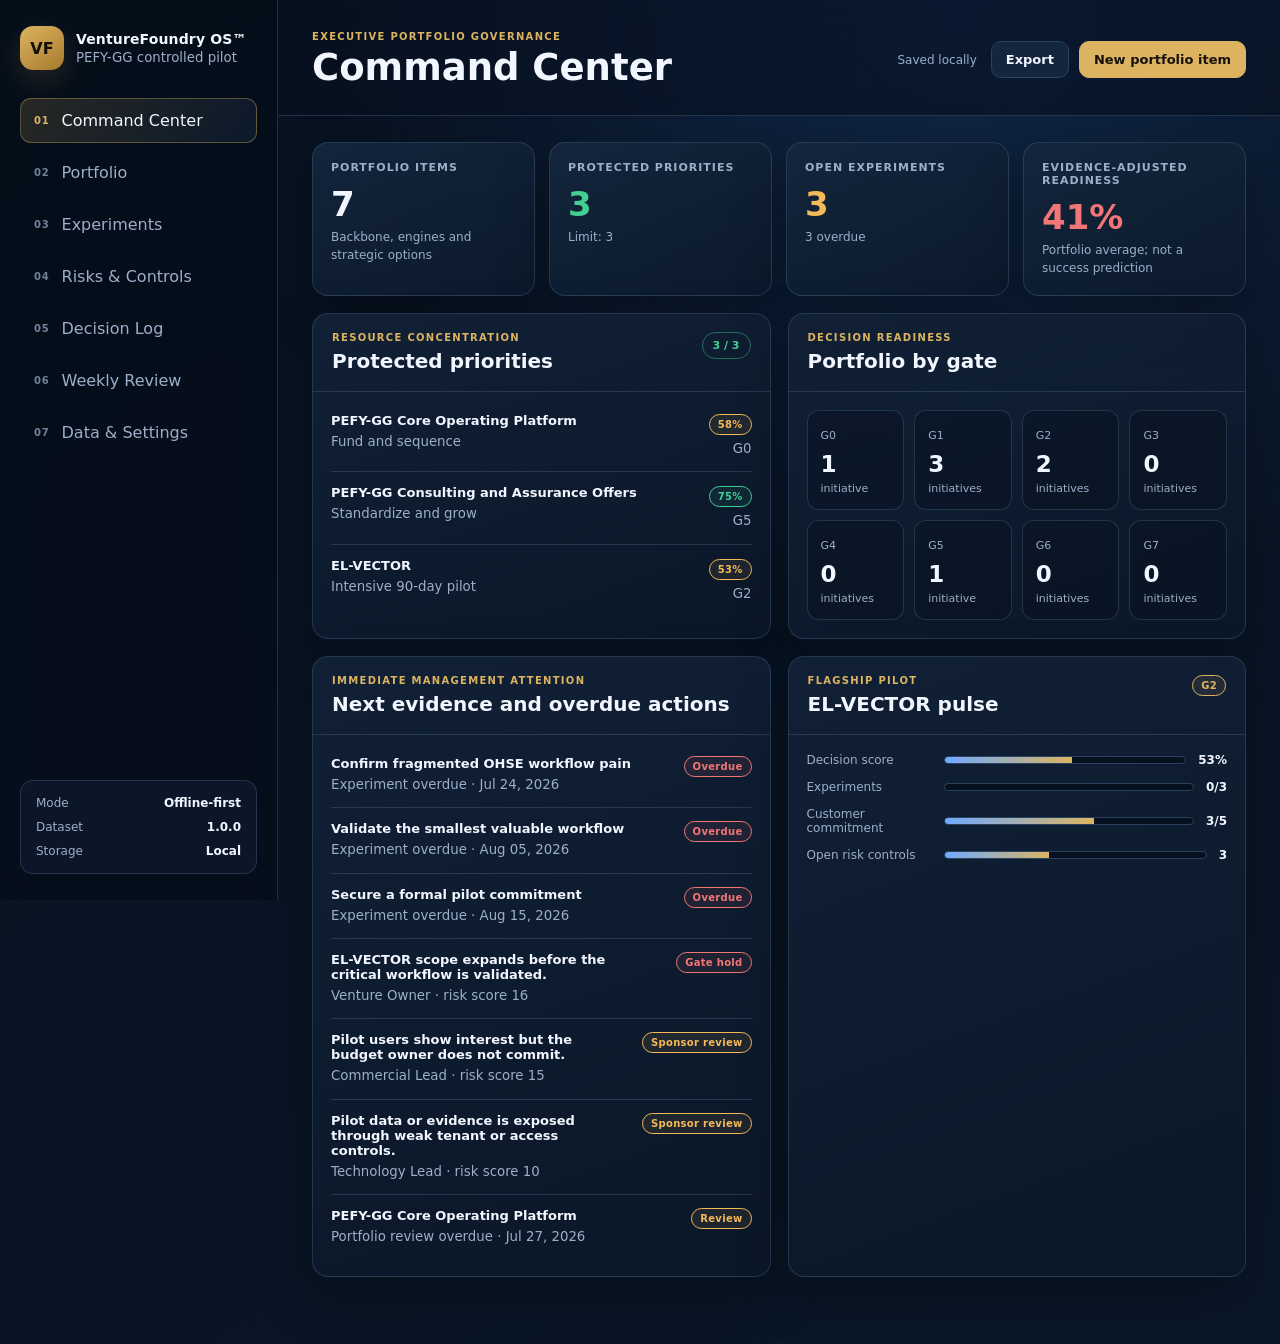
<file: venturefoundry-os/app/index.html>
<!doctype html>
<html lang="en">
<head>
  <meta charset="utf-8">
  <meta name="viewport" content="width=device-width,initial-scale=1">
  <meta name="theme-color" content="#07111f">
  <meta name="description" content="VentureFoundry OS portfolio, evidence, risk and decision management application with a PEFY-GG pilot dataset.">
  <title>VentureFoundry OS · PEFY-GG Pilot</title>
  <link rel="manifest" href="manifest.webmanifest">
  <link rel="stylesheet" href="styles.css">
</head>
<body>
  <a class="skip-link" href="#main">Skip to main content</a>
  <div class="app-shell">
    <aside class="sidebar" aria-label="Primary navigation">
      <div class="brand">
        <span class="brand-mark" aria-hidden="true">VF</span>
        <div>
          <strong>VentureFoundry OS™</strong>
          <small>PEFY-GG controlled pilot</small>
        </div>
      </div>

      <nav class="nav-list">
        <button class="nav-item is-active" data-view="command" type="button"><span>01</span>Command Center</button>
        <button class="nav-item" data-view="portfolio" type="button"><span>02</span>Portfolio</button>
        <button class="nav-item" data-view="experiments" type="button"><span>03</span>Experiments</button>
        <button class="nav-item" data-view="risks" type="button"><span>04</span>Risks & Controls</button>
        <button class="nav-item" data-view="decisions" type="button"><span>05</span>Decision Log</button>
        <button class="nav-item" data-view="review" type="button"><span>06</span>Weekly Review</button>
        <button class="nav-item" data-view="settings" type="button"><span>07</span>Data & Settings</button>
      </nav>

      <div class="sidebar-status">
        <div class="status-row"><span>Mode</span><strong>Offline-first</strong></div>
        <div class="status-row"><span>Dataset</span><strong id="datasetVersion">—</strong></div>
        <div class="status-row"><span>Storage</span><strong id="storageState">Local</strong></div>
      </div>
    </aside>

    <div class="workspace">
      <header class="topbar">
        <div>
          <p class="eyebrow" id="viewEyebrow">Executive portfolio governance</p>
          <h1 id="viewTitle">Command Center</h1>
        </div>
        <div class="topbar-actions">
          <span class="sync-state" id="saveState" role="status">Saved locally</span>
          <button class="button button-secondary" id="exportQuick" type="button">Export</button>
          <button class="button" id="primaryAction" type="button">New portfolio item</button>
        </div>
      </header>

      <main id="main" tabindex="-1">
        <section class="view is-active" id="view-command" data-view-panel="command">
          <div class="metric-grid" id="metricGrid"></div>

          <div class="grid grid-2">
            <article class="panel">
              <div class="panel-heading">
                <div><p class="kicker">Resource concentration</p><h2>Protected priorities</h2></div>
                <span class="limit-indicator" id="priorityLimitIndicator">—</span>
              </div>
              <div id="protectedPriorities" class="stack-list"></div>
            </article>

            <article class="panel">
              <div class="panel-heading">
                <div><p class="kicker">Decision readiness</p><h2>Portfolio by gate</h2></div>
              </div>
              <div id="gateDistribution" class="gate-distribution"></div>
            </article>
          </div>

          <div class="grid grid-2">
            <article class="panel">
              <div class="panel-heading">
                <div><p class="kicker">Immediate management attention</p><h2>Next evidence and overdue actions</h2></div>
              </div>
              <div id="attentionList" class="stack-list"></div>
            </article>

            <article class="panel">
              <div class="panel-heading">
                <div><p class="kicker">Flagship pilot</p><h2>EL-VECTOR pulse</h2></div>
                <span class="badge badge-gold">G2</span>
              </div>
              <div id="flagshipPulse"></div>
            </article>
          </div>
        </section>

        <section class="view" id="view-portfolio" data-view-panel="portfolio">
          <div class="panel">
            <div class="table-toolbar">
              <div class="field grow"><label for="portfolioSearch">Search</label><input id="portfolioSearch" type="search" placeholder="Name, owner, decision or evidence"></div>
              <div class="field"><label for="portfolioClassFilter">Class</label><select id="portfolioClassFilter"><option value="">All classes</option></select></div>
              <div class="field"><label for="portfolioRiskFilter">Risk</label><select id="portfolioRiskFilter"><option value="">All risks</option><option>Low</option><option>Moderate</option><option>High</option><option>Critical</option></select></div>
              <div class="field"><label for="portfolioGateFilter">Gate</label><select id="portfolioGateFilter"><option value="">All gates</option></select></div>
            </div>
            <div class="table-scroll">
              <table>
                <thead><tr><th>Initiative</th><th>Class / Gate</th><th>Decision score</th><th>Risk</th><th>Current decision</th><th>Next evidence</th><th>Owner</th><th></th></tr></thead>
                <tbody id="portfolioTableBody"></tbody>
              </table>
            </div>
          </div>
        </section>

        <section class="view" id="view-experiments" data-view-panel="experiments">
          <div class="section-intro">
            <div><p class="kicker">Evidence engine</p><h2>Every experiment must change a decision</h2></div>
            <div class="segmented" role="group" aria-label="Experiment status filter">
              <button class="is-active" type="button" data-experiment-filter="all">All</button>
              <button type="button" data-experiment-filter="planned">Planned</button>
              <button type="button" data-experiment-filter="running">Running</button>
              <button type="button" data-experiment-filter="completed">Completed</button>
            </div>
          </div>
          <div id="experimentBoard" class="card-grid"></div>
        </section>

        <section class="view" id="view-risks" data-view-panel="risks">
          <div class="panel">
            <div class="panel-heading">
              <div><p class="kicker">Residual exposure</p><h2>Risk and control register</h2></div>
              <p class="helper">Score = likelihood × impact. Scores 16–20 require gate hold; 21–25 require immediate stop and escalation.</p>
            </div>
            <div class="table-scroll">
              <table>
                <thead><tr><th>Risk</th><th>Category</th><th>Score</th><th>Control</th><th>Owner</th><th>Status</th><th></th></tr></thead>
                <tbody id="riskTableBody"></tbody>
              </table>
            </div>
          </div>
        </section>

        <section class="view" id="view-decisions" data-view-panel="decisions">
          <div class="timeline" id="decisionTimeline"></div>
        </section>

        <section class="view" id="view-review" data-view-panel="review">
          <div class="grid grid-review">
            <article class="panel">
              <div class="panel-heading"><div><p class="kicker">Automated preparation</p><h2>Weekly management brief</h2></div><button class="button button-secondary" id="copyBrief" type="button">Copy brief</button></div>
              <div id="weeklyBrief" class="brief"></div>
            </article>
            <article class="panel">
              <div class="panel-heading"><div><p class="kicker">Commitment discipline</p><h2>Review checklist</h2></div></div>
              <form id="reviewChecklist" class="checklist">
                <label><input type="checkbox" data-review-check="evidence"> Evidence and metrics updated</label>
                <label><input type="checkbox" data-review-check="commitments"> Previous commitments reviewed</label>
                <label><input type="checkbox" data-review-check="assumption"> Highest-risk assumption identified</label>
                <label><input type="checkbox" data-review-check="priorities"> Maximum three next priorities approved</label>
                <label><input type="checkbox" data-review-check="finance"> Spend, commitments and runway reviewed</label>
                <label><input type="checkbox" data-review-check="risk"> Risks, incidents and blockers escalated</label>
                <label><input type="checkbox" data-review-check="decisions"> Continue, change, stop or scale decisions recorded</label>
              </form>
              <div class="completion"><span id="reviewCompletion">0%</span><div class="progress"><span id="reviewProgress"></span></div></div>
            </article>
          </div>
        </section>

        <section class="view" id="view-settings" data-view-panel="settings">
          <div class="grid grid-2">
            <article class="panel">
              <div class="panel-heading"><div><p class="kicker">Controlled portability</p><h2>Import and export</h2></div></div>
              <p class="helper">The application stores changes in this browser. Export JSON for backup, review or movement to another controlled environment.</p>
              <div class="action-stack">
                <button class="button" id="exportJson" type="button">Export complete JSON</button>
                <button class="button button-secondary" id="exportPortfolioCsv" type="button">Export portfolio CSV</button>
                <label class="button button-secondary file-button">Import JSON<input id="importJson" type="file" accept="application/json,.json"></label>
                <button class="button button-danger" id="resetData" type="button">Reset to PEFY-GG pilot data</button>
              </div>
            </article>
            <article class="panel">
              <div class="panel-heading"><div><p class="kicker">Environment</p><h2>Data governance status</h2></div></div>
              <dl class="definition-list" id="governanceStatus"></dl>
              <div class="notice notice-warning"><strong>Public-safe demonstration only.</strong> Do not enter client-confidential, personal, privileged, security-sensitive or unpublished financial information into a public deployment.</div>
            </article>
          </div>
        </section>
      </main>
    </div>
  </div>

  <dialog id="entityDialog">
    <form method="dialog" id="entityForm">
      <div class="dialog-heading"><div><p class="kicker" id="dialogKicker">Record</p><h2 id="dialogTitle">Add record</h2></div><button class="icon-button" value="cancel" aria-label="Close" type="submit">×</button></div>
      <div id="dialogFields" class="dialog-fields"></div>
      <div class="dialog-actions"><button class="button button-secondary" value="cancel" type="submit">Cancel</button><button class="button" id="dialogSave" value="default" type="submit">Save record</button></div>
    </form>
  </dialog>

  <div class="toast" id="toast" role="status" aria-live="polite"></div>
  <script src="app.js" type="module"></script>
</body>
</html>
</file>
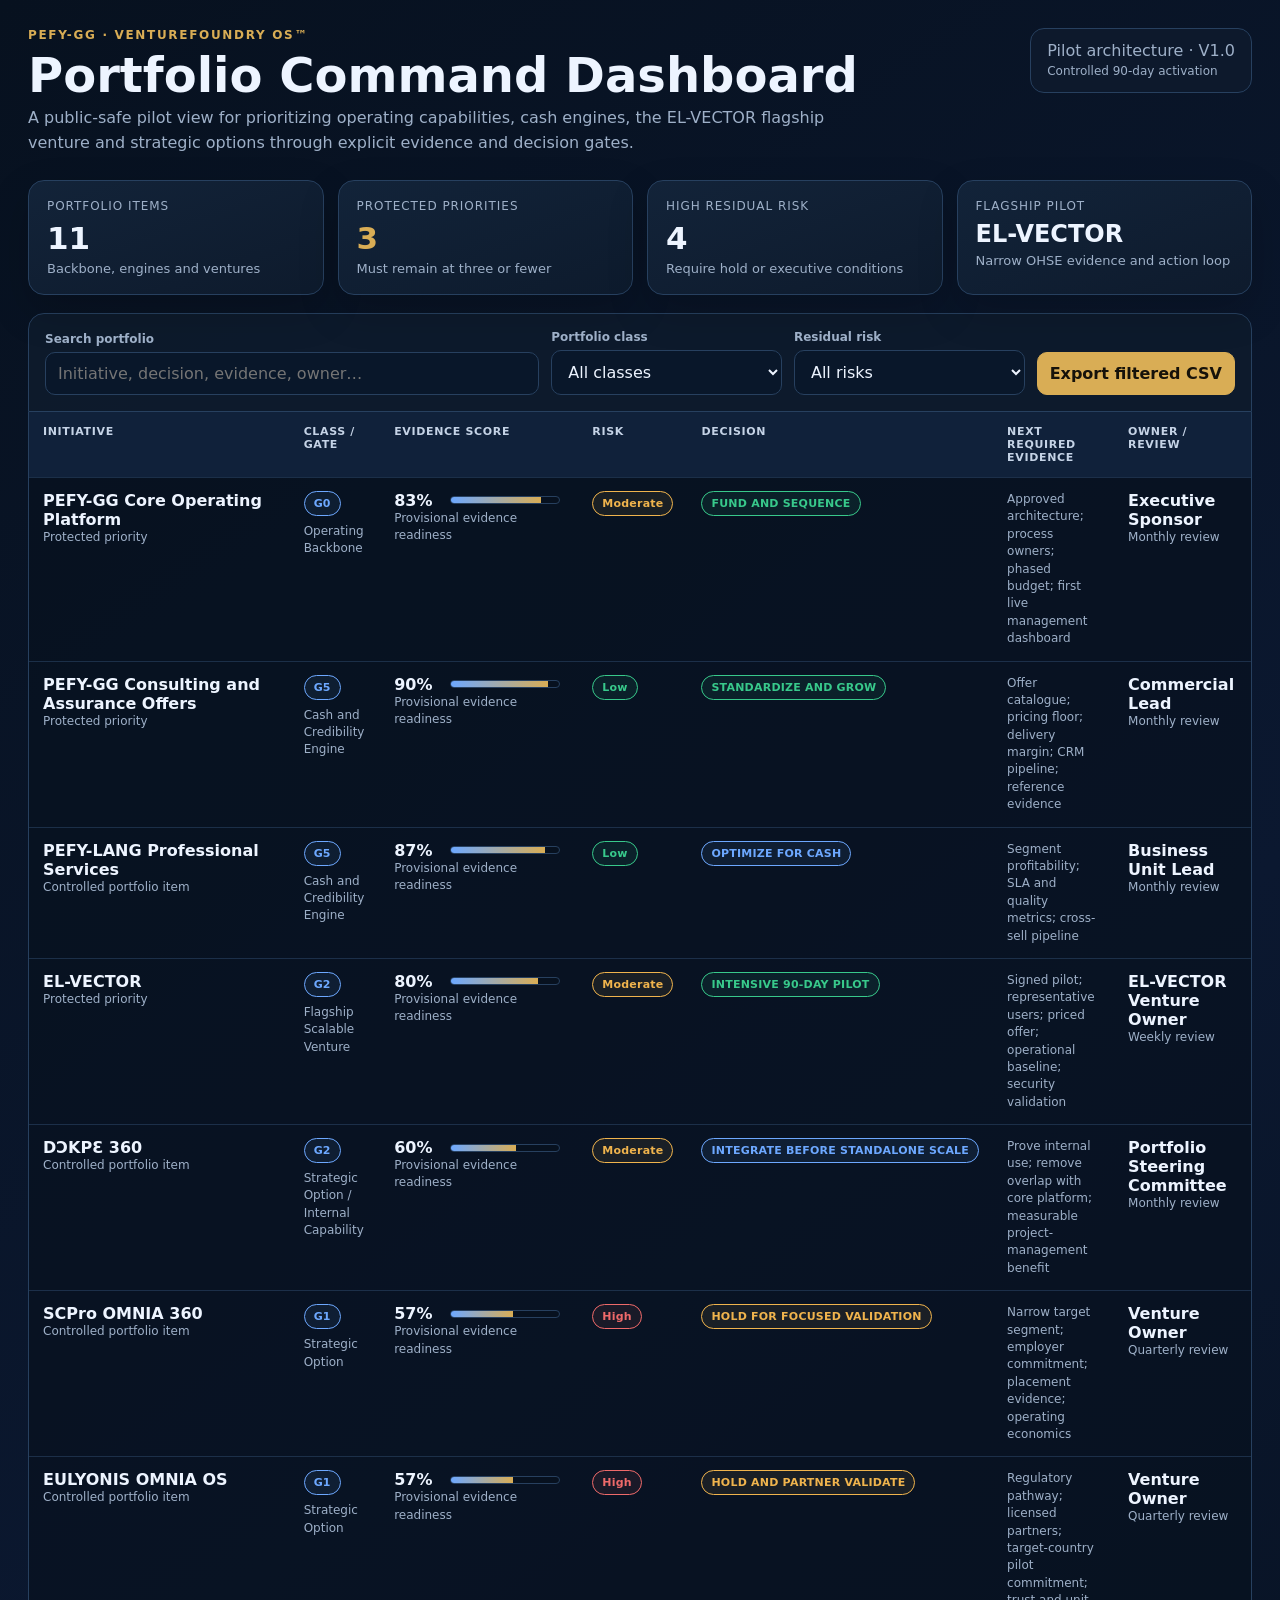
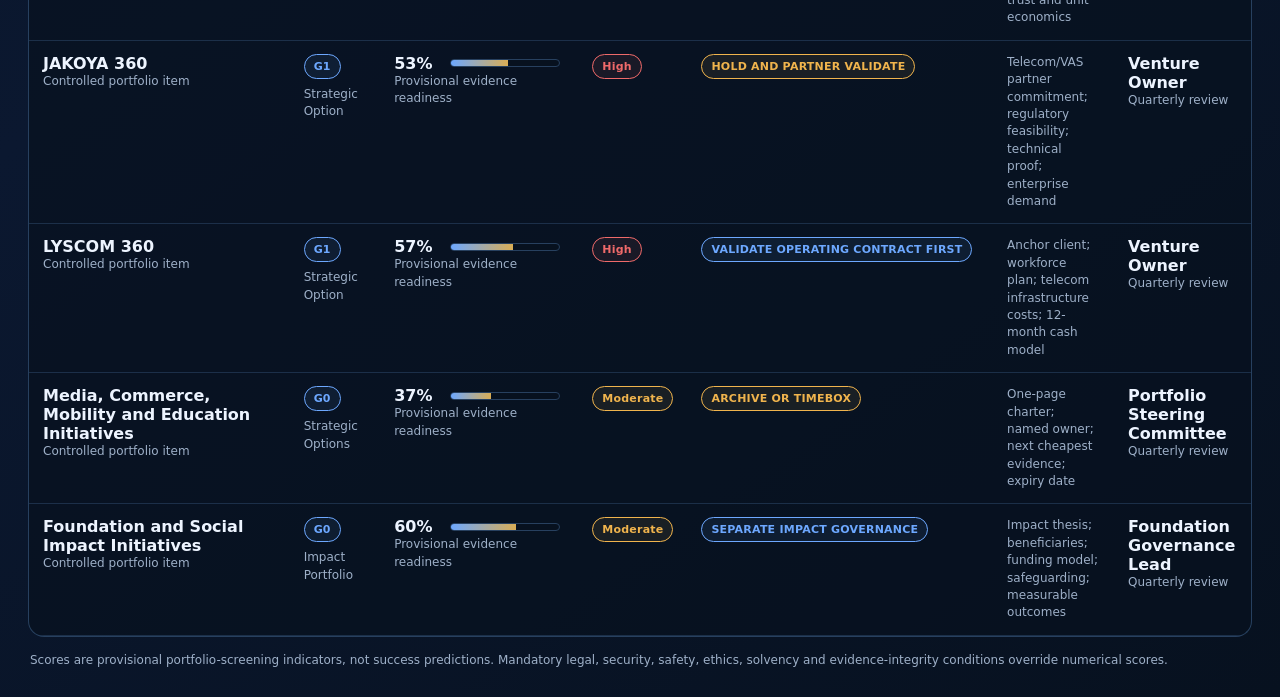
<file: venturefoundry-os/examples/PEFY-GG/dashboard.html>
<!doctype html>
<html lang="en">
<head>
  <meta charset="utf-8" />
  <meta name="viewport" content="width=device-width, initial-scale=1" />
  <title>PEFY-GG VentureFoundry Command Dashboard</title>
  <style>
    :root {
      --bg: #07111f;
      --panel: #0e1b2d;
      --panel-2: #13243a;
      --text: #edf4ff;
      --muted: #9eb0c8;
      --line: #27405f;
      --gold: #d9ad55;
      --green: #38c98b;
      --amber: #f0b44d;
      --red: #ef6a6a;
      --blue: #6da8ff;
    }
    * { box-sizing: border-box; }
    body {
      margin: 0;
      background: linear-gradient(145deg, var(--bg), #0b1830 55%, #07111f);
      color: var(--text);
      font-family: Inter, ui-sans-serif, system-ui, -apple-system, BlinkMacSystemFont, "Segoe UI", sans-serif;
      min-height: 100vh;
    }
    .shell { max-width: 1500px; margin: 0 auto; padding: 28px; }
    header {
      display: flex;
      justify-content: space-between;
      gap: 24px;
      align-items: flex-start;
      margin-bottom: 24px;
    }
    .eyebrow { color: var(--gold); font-size: 12px; font-weight: 800; letter-spacing: .14em; text-transform: uppercase; }
    h1 { margin: 8px 0 6px; font-size: clamp(28px, 4vw, 48px); line-height: 1.05; }
    .subtitle { color: var(--muted); max-width: 840px; line-height: 1.55; }
    .version {
      border: 1px solid var(--line);
      background: rgba(14, 27, 45, .8);
      border-radius: 14px;
      padding: 12px 16px;
      color: var(--muted);
      white-space: nowrap;
    }
    .cards {
      display: grid;
      grid-template-columns: repeat(4, minmax(0, 1fr));
      gap: 14px;
      margin-bottom: 18px;
    }
    .card {
      background: linear-gradient(160deg, rgba(19,36,58,.95), rgba(14,27,45,.95));
      border: 1px solid var(--line);
      border-radius: 16px;
      padding: 18px;
      box-shadow: 0 16px 40px rgba(0,0,0,.18);
    }
    .card .label { color: var(--muted); font-size: 12px; text-transform: uppercase; letter-spacing: .08em; }
    .card .value { font-size: 31px; font-weight: 800; margin-top: 7px; }
    .card .note { color: var(--muted); font-size: 13px; margin-top: 5px; }
    .accent { color: var(--gold); }
    .toolbar {
      display: grid;
      grid-template-columns: minmax(250px, 1.5fr) repeat(2, minmax(180px, .7fr)) auto;
      gap: 12px;
      align-items: end;
      background: rgba(14,27,45,.9);
      border: 1px solid var(--line);
      border-radius: 16px 16px 0 0;
      padding: 16px;
    }
    label { color: var(--muted); font-size: 12px; font-weight: 700; display: block; margin-bottom: 6px; }
    input, select, button {
      width: 100%;
      border-radius: 10px;
      border: 1px solid var(--line);
      background: #09172a;
      color: var(--text);
      padding: 11px 12px;
      font: inherit;
    }
    button {
      width: auto;
      cursor: pointer;
      background: var(--gold);
      color: #16120a;
      border-color: var(--gold);
      font-weight: 800;
      min-width: 145px;
    }
    button:hover { filter: brightness(1.06); }
    .table-wrap {
      overflow: auto;
      border: 1px solid var(--line);
      border-top: 0;
      border-radius: 0 0 16px 16px;
      background: rgba(7,17,31,.72);
    }
    table { width: 100%; border-collapse: collapse; min-width: 1220px; }
    th, td { padding: 13px 14px; border-bottom: 1px solid rgba(39,64,95,.65); text-align: left; vertical-align: top; }
    th {
      position: sticky;
      top: 0;
      z-index: 1;
      background: #10213a;
      color: #c5d3e6;
      font-size: 11px;
      text-transform: uppercase;
      letter-spacing: .06em;
    }
    tbody tr:hover { background: rgba(109,168,255,.06); }
    .initiative { font-weight: 800; min-width: 230px; }
    .small { color: var(--muted); font-size: 12px; line-height: 1.45; }
    .badge {
      display: inline-block;
      border-radius: 999px;
      padding: 5px 9px;
      font-size: 11px;
      font-weight: 800;
      letter-spacing: .02em;
      border: 1px solid currentColor;
      white-space: nowrap;
    }
    .good { color: var(--green); background: rgba(56,201,139,.08); }
    .warn { color: var(--amber); background: rgba(240,180,77,.08); }
    .risk { color: var(--red); background: rgba(239,106,106,.08); }
    .info { color: var(--blue); background: rgba(109,168,255,.08); }
    .score {
      display: grid;
      grid-template-columns: 48px 110px;
      gap: 8px;
      align-items: center;
      min-width: 170px;
    }
    .bar { height: 8px; background: #07111f; border-radius: 999px; overflow: hidden; border: 1px solid var(--line); }
    .fill { height: 100%; background: linear-gradient(90deg, var(--blue), var(--gold)); }
    .footer-note { color: var(--muted); margin: 14px 2px 0; font-size: 12px; line-height: 1.5; }
    .empty { padding: 32px; color: var(--muted); text-align: center; }
    @media (max-width: 980px) {
      .cards { grid-template-columns: repeat(2, minmax(0, 1fr)); }
      .toolbar { grid-template-columns: 1fr 1fr; }
      header { flex-direction: column; }
    }
    @media (max-width: 560px) {
      .shell { padding: 16px; }
      .cards, .toolbar { grid-template-columns: 1fr; }
      button { width: 100%; }
    }
  </style>
</head>
<body>
  <main class="shell">
    <header>
      <div>
        <div class="eyebrow">PEFY-GG · VentureFoundry OS™</div>
        <h1>Portfolio Command Dashboard</h1>
        <div class="subtitle">A public-safe pilot view for prioritizing operating capabilities, cash engines, the EL-VECTOR flagship venture and strategic options through explicit evidence and decision gates.</div>
      </div>
      <div class="version">Pilot architecture · V1.0<br><span class="small">Controlled 90-day activation</span></div>
    </header>

    <section class="cards" aria-label="Portfolio summary">
      <article class="card"><div class="label">Portfolio items</div><div class="value" id="totalCount">0</div><div class="note">Backbone, engines and ventures</div></article>
      <article class="card"><div class="label">Protected priorities</div><div class="value accent" id="priorityCount">0</div><div class="note">Must remain at three or fewer</div></article>
      <article class="card"><div class="label">High residual risk</div><div class="value" id="highRiskCount">0</div><div class="note">Require hold or executive conditions</div></article>
      <article class="card"><div class="label">Flagship pilot</div><div class="value" style="font-size:24px">EL-VECTOR</div><div class="note">Narrow OHSE evidence and action loop</div></article>
    </section>

    <section>
      <div class="toolbar">
        <div>
          <label for="search">Search portfolio</label>
          <input id="search" type="search" placeholder="Initiative, decision, evidence, owner…" />
        </div>
        <div>
          <label for="classFilter">Portfolio class</label>
          <select id="classFilter"><option value="">All classes</option></select>
        </div>
        <div>
          <label for="riskFilter">Residual risk</label>
          <select id="riskFilter">
            <option value="">All risks</option>
            <option>Low</option><option>Moderate</option><option>High</option><option>Critical</option>
          </select>
        </div>
        <button id="exportButton" type="button">Export filtered CSV</button>
      </div>
      <div class="table-wrap">
        <table>
          <thead>
            <tr>
              <th>Initiative</th><th>Class / Gate</th><th>Evidence score</th><th>Risk</th><th>Decision</th><th>Next required evidence</th><th>Owner / Review</th>
            </tr>
          </thead>
          <tbody id="portfolioBody"></tbody>
        </table>
        <div id="emptyState" class="empty" hidden>No portfolio item matches the current filters.</div>
      </div>
      <p class="footer-note">Scores are provisional portfolio-screening indicators, not success predictions. Mandatory legal, security, safety, ethics, solvency and evidence-integrity conditions override numerical scores.</p>
    </section>
  </main>

  <script>
    const portfolio = [
      { initiative: "PEFY-GG Core Operating Platform", className: "Operating Backbone", gate: "G0", scores: [5,5,5,3,4,3], risk: "Moderate", decision: "FUND AND SEQUENCE", evidence: "Approved architecture; process owners; phased budget; first live management dashboard", owner: "Executive Sponsor", review: "Monthly", protected: true },
      { initiative: "PEFY-GG Consulting and Assurance Offers", className: "Cash and Credibility Engine", gate: "G5", scores: [5,5,4,5,4,4], risk: "Low", decision: "STANDARDIZE AND GROW", evidence: "Offer catalogue; pricing floor; delivery margin; CRM pipeline; reference evidence", owner: "Commercial Lead", review: "Monthly", protected: true },
      { initiative: "PEFY-LANG Professional Services", className: "Cash and Credibility Engine", gate: "G5", scores: [4,5,4,5,4,4], risk: "Low", decision: "OPTIMIZE FOR CASH", evidence: "Segment profitability; SLA and quality metrics; cross-sell pipeline", owner: "Business Unit Lead", review: "Monthly", protected: false },
      { initiative: "EL-VECTOR", className: "Flagship Scalable Venture", gate: "G2", scores: [5,5,3,4,3,4], risk: "Moderate", decision: "INTENSIVE 90-DAY PILOT", evidence: "Signed pilot; representative users; priced offer; operational baseline; security validation", owner: "EL-VECTOR Venture Owner", review: "Weekly", protected: true },
      { initiative: "DƆKPƐ 360", className: "Strategic Option / Internal Capability", gate: "G2", scores: [4,4,2,3,2,3], risk: "Moderate", decision: "INTEGRATE BEFORE STANDALONE SCALE", evidence: "Prove internal use; remove overlap with core platform; measurable project-management benefit", owner: "Portfolio Steering Committee", review: "Monthly", protected: false },
      { initiative: "SCPro OMNIA 360", className: "Strategic Option", gate: "G1", scores: [4,4,2,3,2,2], risk: "High", decision: "HOLD FOR FOCUSED VALIDATION", evidence: "Narrow target segment; employer commitment; placement evidence; operating economics", owner: "Venture Owner", review: "Quarterly", protected: false },
      { initiative: "EULYONIS OMNIA OS", className: "Strategic Option", gate: "G1", scores: [5,4,1,3,2,2], risk: "High", decision: "HOLD AND PARTNER VALIDATE", evidence: "Regulatory pathway; licensed partners; target-country pilot commitment; trust and unit economics", owner: "Venture Owner", review: "Quarterly", protected: false },
      { initiative: "JAKOYA 360", className: "Strategic Option", gate: "G1", scores: [4,4,1,3,2,2], risk: "High", decision: "HOLD AND PARTNER VALIDATE", evidence: "Telecom/VAS partner commitment; regulatory feasibility; technical proof; enterprise demand", owner: "Venture Owner", review: "Quarterly", protected: false },
      { initiative: "LYSCOM 360", className: "Strategic Option", gate: "G1", scores: [4,4,2,3,2,2], risk: "High", decision: "VALIDATE OPERATING CONTRACT FIRST", evidence: "Anchor client; workforce plan; telecom infrastructure costs; 12-month cash model", owner: "Venture Owner", review: "Quarterly", protected: false },
      { initiative: "Media, Commerce, Mobility and Education Initiatives", className: "Strategic Options", gate: "G0", scores: [3,2,1,2,1,2], risk: "Moderate", decision: "ARCHIVE OR TIMEBOX", evidence: "One-page charter; named owner; next cheapest evidence; expiry date", owner: "Portfolio Steering Committee", review: "Quarterly", protected: false },
      { initiative: "Foundation and Social Impact Initiatives", className: "Impact Portfolio", gate: "G0", scores: [5,3,2,3,2,3], risk: "Moderate", decision: "SEPARATE IMPACT GOVERNANCE", evidence: "Impact thesis; beneficiaries; funding model; safeguarding; measurable outcomes", owner: "Foundation Governance Lead", review: "Quarterly", protected: false }
    ];

    const body = document.getElementById("portfolioBody");
    const emptyState = document.getElementById("emptyState");
    const search = document.getElementById("search");
    const classFilter = document.getElementById("classFilter");
    const riskFilter = document.getElementById("riskFilter");

    const avgScore = item => Math.round(item.scores.reduce((a,b) => a+b, 0) / (item.scores.length * 5) * 100);
    const badgeClass = risk => risk === "Low" ? "good" : risk === "Moderate" ? "warn" : "risk";
    const decisionClass = decision => /GROW|PILOT|FUND/.test(decision) ? "good" : /HOLD|ARCHIVE|TIMEBOX/.test(decision) ? "warn" : "info";

    function populateFilters() {
      [...new Set(portfolio.map(x => x.className))].sort().forEach(value => {
        const option = document.createElement("option");
        option.value = option.textContent = value;
        classFilter.appendChild(option);
      });
    }

    function filteredRows() {
      const q = search.value.trim().toLowerCase();
      return portfolio.filter(item => {
        const text = Object.values(item).join(" ").toLowerCase();
        return (!q || text.includes(q)) && (!classFilter.value || item.className === classFilter.value) && (!riskFilter.value || item.risk === riskFilter.value);
      });
    }

    function render() {
      const rows = filteredRows();
      body.innerHTML = "";
      rows.forEach(item => {
        const score = avgScore(item);
        const tr = document.createElement("tr");
        tr.innerHTML = `
          <td><div class="initiative">${item.initiative}</div><div class="small">${item.protected ? "Protected priority" : "Controlled portfolio item"}</div></td>
          <td><span class="badge info">${item.gate}</span><div class="small" style="margin-top:7px">${item.className}</div></td>
          <td><div class="score"><strong>${score}%</strong><div class="bar"><div class="fill" style="width:${score}%"></div></div></div><div class="small">Provisional evidence readiness</div></td>
          <td><span class="badge ${badgeClass(item.risk)}">${item.risk}</span></td>
          <td><span class="badge ${decisionClass(item.decision)}">${item.decision}</span></td>
          <td class="small">${item.evidence}</td>
          <td><strong>${item.owner}</strong><div class="small">${item.review} review</div></td>`;
        body.appendChild(tr);
      });
      emptyState.hidden = rows.length > 0;
      document.getElementById("totalCount").textContent = portfolio.length;
      document.getElementById("priorityCount").textContent = portfolio.filter(x => x.protected).length;
      document.getElementById("highRiskCount").textContent = portfolio.filter(x => x.risk === "High" || x.risk === "Critical").length;
    }

    function exportCsv() {
      const headers = ["Initiative","Portfolio Class","Gate","Evidence Score","Residual Risk","Decision","Next Required Evidence","Decision Owner","Review Cycle"];
      const escape = value => `"${String(value).replaceAll('"','""')}"`;
      const lines = [headers.map(escape).join(",")];
      filteredRows().forEach(item => lines.push([
        item.initiative, item.className, item.gate, `${avgScore(item)}%`, item.risk, item.decision, item.evidence, item.owner, item.review
      ].map(escape).join(",")));
      const blob = new Blob([lines.join("\n")], {type: "text/csv;charset=utf-8"});
      const url = URL.createObjectURL(blob);
      const link = document.createElement("a");
      link.href = url;
      link.download = "pefy-gg-venturefoundry-filtered.csv";
      link.click();
      URL.revokeObjectURL(url);
    }

    [search, classFilter, riskFilter].forEach(el => el.addEventListener("input", render));
    document.getElementById("exportButton").addEventListener("click", exportCsv);
    populateFilters();
    render();
  </script>
</body>
</html>
</file>
<file: venturefoundry-os/app/styles.css>
:root {
  color-scheme: dark;
  --bg: #07111f;
  --bg-2: #0a1728;
  --panel: #0f1d30;
  --panel-2: #14263d;
  --panel-3: #192e49;
  --text: #f1f6ff;
  --muted: #9cafc8;
  --line: #28425f;
  --line-soft: rgba(80, 112, 148, .34);
  --gold: #dcb461;
  --gold-dark: #4d3d1d;
  --blue: #6faaff;
  --green: #43cf93;
  --amber: #f4b958;
  --red: #f27676;
  --shadow: 0 18px 52px rgba(0, 0, 0, .28);
  --radius: 16px;
  --radius-sm: 10px;
  font-family: Inter, ui-sans-serif, system-ui, -apple-system, BlinkMacSystemFont, "Segoe UI", sans-serif;
}

* { box-sizing: border-box; }
html { min-width: 320px; background: var(--bg); }
body { margin: 0; min-height: 100vh; background: radial-gradient(circle at 75% 0%, #102747 0, transparent 38%), linear-gradient(145deg, var(--bg), var(--bg-2)); color: var(--text); }
button, input, select, textarea { font: inherit; }
button { color: inherit; }
a { color: var(--blue); }

.skip-link { position: fixed; left: 12px; top: -60px; z-index: 1000; background: var(--gold); color: #151109; padding: 10px 14px; border-radius: 8px; font-weight: 800; }
.skip-link:focus { top: 12px; }

.app-shell { min-height: 100vh; display: grid; grid-template-columns: 278px minmax(0, 1fr); }
.sidebar { position: sticky; top: 0; height: 100vh; padding: 26px 20px; border-right: 1px solid var(--line-soft); background: rgba(5, 14, 26, .88); backdrop-filter: blur(16px); display: flex; flex-direction: column; gap: 28px; }
.brand { display: flex; align-items: center; gap: 12px; }
.brand strong { display: block; font-size: 14px; letter-spacing: .01em; }
.brand small { display: block; color: var(--muted); margin-top: 3px; }
.brand-mark { width: 44px; height: 44px; border-radius: 13px; display: grid; place-items: center; background: linear-gradient(145deg, var(--gold), #a77a2c); color: #120f08; font-weight: 900; box-shadow: 0 10px 30px rgba(220, 180, 97, .16); }

.nav-list { display: grid; gap: 7px; }
.nav-item { border: 1px solid transparent; background: transparent; border-radius: 11px; text-align: left; padding: 12px 13px; cursor: pointer; color: var(--muted); display: flex; align-items: center; gap: 12px; transition: .16s ease; }
.nav-item span { font-size: 10px; color: #6f829a; font-weight: 800; letter-spacing: .08em; }
.nav-item:hover { background: rgba(111, 170, 255, .07); color: var(--text); }
.nav-item.is-active { background: linear-gradient(120deg, rgba(220,180,97,.16), rgba(111,170,255,.08)); border-color: rgba(220,180,97,.35); color: var(--text); }
.nav-item.is-active span { color: var(--gold); }
.sidebar-status { margin-top: auto; padding: 15px; border: 1px solid var(--line-soft); border-radius: 13px; background: rgba(15, 29, 48, .72); display: grid; gap: 10px; }
.status-row { display: flex; justify-content: space-between; gap: 12px; font-size: 12px; color: var(--muted); }
.status-row strong { color: var(--text); text-align: right; }

.workspace { min-width: 0; }
.topbar { min-height: 116px; padding: 28px 34px 24px; border-bottom: 1px solid var(--line-soft); display: flex; justify-content: space-between; gap: 24px; align-items: center; background: rgba(7, 17, 31, .58); backdrop-filter: blur(12px); position: sticky; top: 0; z-index: 20; }
.eyebrow, .kicker { margin: 0 0 6px; text-transform: uppercase; letter-spacing: .13em; font-size: 10px; font-weight: 900; color: var(--gold); }
h1, h2, h3, p { margin-top: 0; }
h1 { margin-bottom: 0; font-size: clamp(25px, 3vw, 37px); line-height: 1.08; }
h2 { margin-bottom: 0; font-size: 20px; }
h3 { margin-bottom: 7px; font-size: 15px; }
.topbar-actions { display: flex; align-items: center; gap: 10px; }
.sync-state { font-size: 12px; color: var(--muted); margin-right: 4px; }

main { padding: 26px 34px 50px; }
.view { display: none; animation: enter .2s ease; }
.view.is-active { display: block; }
@keyframes enter { from { opacity: .35; transform: translateY(5px); } to { opacity: 1; transform: none; } }

.button { appearance: none; border: 1px solid var(--gold); background: var(--gold); color: #17120a; border-radius: 10px; padding: 10px 14px; cursor: pointer; font-weight: 850; font-size: 13px; transition: .15s ease; }
.button:hover { filter: brightness(1.07); transform: translateY(-1px); }
.button-secondary { border-color: var(--line); background: var(--panel-2); color: var(--text); }
.button-danger { border-color: rgba(242,118,118,.62); background: rgba(242,118,118,.12); color: #ffaaaa; }
.icon-button { border: 1px solid var(--line); background: var(--panel-2); border-radius: 9px; width: 38px; height: 38px; cursor: pointer; font-size: 22px; line-height: 1; }

.metric-grid { display: grid; grid-template-columns: repeat(4, minmax(0, 1fr)); gap: 14px; margin-bottom: 17px; }
.metric-card { min-height: 138px; padding: 18px; border: 1px solid var(--line-soft); border-radius: var(--radius); background: linear-gradient(155deg, rgba(20,38,61,.96), rgba(12,26,44,.94)); box-shadow: var(--shadow); }
.metric-label { font-size: 11px; color: var(--muted); text-transform: uppercase; letter-spacing: .09em; font-weight: 800; }
.metric-value { font-size: 34px; font-weight: 900; margin: 10px 0 4px; }
.metric-detail { color: var(--muted); font-size: 12px; line-height: 1.5; }
.metric-value.good { color: var(--green); }
.metric-value.warn { color: var(--amber); }
.metric-value.risk { color: var(--red); }

.grid { display: grid; gap: 17px; margin-bottom: 17px; }
.grid-2 { grid-template-columns: repeat(2, minmax(0, 1fr)); }
.grid-review { grid-template-columns: minmax(0, 1.35fr) minmax(300px, .65fr); }
.panel { border: 1px solid var(--line-soft); border-radius: var(--radius); background: linear-gradient(160deg, rgba(17,33,54,.97), rgba(11,24,41,.96)); box-shadow: var(--shadow); overflow: hidden; }
.panel-heading { padding: 18px 19px; border-bottom: 1px solid var(--line-soft); display: flex; justify-content: space-between; align-items: flex-start; gap: 18px; }
.helper { color: var(--muted); font-size: 12px; line-height: 1.5; margin-bottom: 0; max-width: 600px; }
.limit-indicator { border: 1px solid var(--line); border-radius: 999px; padding: 6px 10px; color: var(--muted); font-size: 11px; font-weight: 800; }
.limit-indicator.good { color: var(--green); border-color: rgba(67,207,147,.45); }
.limit-indicator.risk { color: var(--red); border-color: rgba(242,118,118,.45); }

.stack-list { padding: 8px 18px 17px; }
.stack-item { padding: 13px 0; border-bottom: 1px solid var(--line-soft); display: flex; justify-content: space-between; align-items: flex-start; gap: 18px; }
.stack-item:last-child { border-bottom: 0; }
.stack-item strong { display: block; font-size: 13px; }
.stack-item small { color: var(--muted); display: block; margin-top: 4px; line-height: 1.45; }
.stack-meta { text-align: right; flex: 0 0 auto; }

.gate-distribution { padding: 18px; display: grid; grid-template-columns: repeat(4, minmax(0,1fr)); gap: 10px; }
.gate-card { min-height: 94px; border: 1px solid var(--line-soft); background: rgba(7,17,31,.44); border-radius: 12px; padding: 13px; }
.gate-card strong { font-size: 23px; display: block; margin-top: 8px; }
.gate-card span { color: var(--muted); font-size: 11px; }

.badge { display: inline-flex; align-items: center; border: 1px solid currentColor; border-radius: 999px; padding: 4px 8px; font-size: 10px; font-weight: 900; letter-spacing: .03em; white-space: nowrap; }
.badge-gold { color: var(--gold); background: rgba(220,180,97,.09); }
.badge-good { color: var(--green); background: rgba(67,207,147,.08); }
.badge-warn { color: var(--amber); background: rgba(244,185,88,.08); }
.badge-risk { color: var(--red); background: rgba(242,118,118,.08); }
.badge-info { color: var(--blue); background: rgba(111,170,255,.08); }

.pulse { padding: 18px; }
.pulse-row { display: grid; grid-template-columns: 125px 1fr auto; align-items: center; gap: 12px; margin-bottom: 13px; }
.pulse-row:last-child { margin-bottom: 0; }
.pulse-label { color: var(--muted); font-size: 12px; }
.progress { height: 8px; background: #06101e; border: 1px solid var(--line); border-radius: 999px; overflow: hidden; }
.progress span { display: block; height: 100%; width: 0; background: linear-gradient(90deg, var(--blue), var(--gold)); transition: width .2s ease; }
.pulse-value { font-size: 12px; font-weight: 850; }

.table-toolbar { padding: 16px; display: flex; align-items: end; gap: 12px; border-bottom: 1px solid var(--line-soft); }
.field { display: grid; gap: 6px; min-width: 150px; }
.field.grow { flex: 1; }
.field label { font-size: 10px; text-transform: uppercase; letter-spacing: .08em; font-weight: 850; color: var(--muted); }
input, select, textarea { width: 100%; border: 1px solid var(--line); background: #081629; color: var(--text); border-radius: 9px; padding: 10px 11px; outline: none; }
input:focus, select:focus, textarea:focus { border-color: var(--gold); box-shadow: 0 0 0 3px rgba(220,180,97,.10); }
textarea { min-height: 96px; resize: vertical; }
.table-scroll { overflow: auto; }
table { width: 100%; min-width: 1180px; border-collapse: collapse; }
th, td { text-align: left; padding: 13px 14px; border-bottom: 1px solid var(--line-soft); vertical-align: top; }
th { color: #c1d0e3; font-size: 10px; letter-spacing: .07em; text-transform: uppercase; background: rgba(14,31,52,.96); position: sticky; top: 0; z-index: 1; }
td { font-size: 12px; line-height: 1.48; }
tbody tr:hover { background: rgba(111,170,255,.045); }
.cell-title { font-size: 13px; font-weight: 850; display: block; min-width: 180px; }
.cell-subtitle { display: block; margin-top: 4px; color: var(--muted); }
.score-cell { min-width: 150px; }
.score-number { font-size: 16px; font-weight: 900; margin-bottom: 6px; display: block; }
.row-actions { display: flex; gap: 6px; }
.row-button { border: 1px solid var(--line); background: var(--panel-2); border-radius: 8px; padding: 6px 9px; cursor: pointer; font-size: 11px; }
.row-button:hover { border-color: var(--gold); }

.section-intro { display: flex; justify-content: space-between; gap: 20px; align-items: center; margin-bottom: 16px; }
.segmented { display: inline-flex; border: 1px solid var(--line); padding: 4px; background: rgba(8,22,41,.9); border-radius: 10px; }
.segmented button { border: 0; background: transparent; color: var(--muted); border-radius: 7px; padding: 8px 10px; cursor: pointer; font-size: 11px; font-weight: 800; }
.segmented button.is-active { background: var(--panel-3); color: var(--text); }
.card-grid { display: grid; grid-template-columns: repeat(3, minmax(0, 1fr)); gap: 15px; }
.record-card { border: 1px solid var(--line-soft); border-radius: var(--radius); background: linear-gradient(160deg, rgba(18,35,57,.98), rgba(10,23,40,.96)); box-shadow: var(--shadow); padding: 17px; display: flex; flex-direction: column; gap: 13px; }
.record-card header { display: flex; justify-content: space-between; gap: 14px; }
.record-card p { color: var(--muted); font-size: 12px; line-height: 1.55; margin-bottom: 0; }
.record-card dl { display: grid; grid-template-columns: 100px 1fr; gap: 8px 10px; margin: 0; font-size: 11px; }
.record-card dt { color: var(--muted); }
.record-card dd { margin: 0; line-height: 1.45; }
.record-card footer { margin-top: auto; padding-top: 4px; display: flex; justify-content: space-between; align-items: center; gap: 10px; }

.timeline { max-width: 980px; margin: 0 auto; position: relative; }
.timeline::before { content: ""; position: absolute; left: 116px; top: 0; bottom: 0; width: 1px; background: var(--line); }
.timeline-item { display: grid; grid-template-columns: 92px 24px 1fr; gap: 13px; margin-bottom: 17px; }
.timeline-date { color: var(--muted); font-size: 11px; text-align: right; padding-top: 17px; }
.timeline-dot { width: 12px; height: 12px; border-radius: 50%; background: var(--gold); border: 3px solid var(--bg); box-shadow: 0 0 0 1px var(--gold); margin-top: 17px; z-index: 1; }
.timeline-card { border: 1px solid var(--line-soft); background: var(--panel); border-radius: 13px; padding: 16px; }
.timeline-card p { color: var(--muted); font-size: 12px; line-height: 1.5; }
.timeline-card p:last-child { margin-bottom: 0; }

.brief { padding: 19px; font-size: 13px; line-height: 1.65; }
.brief h3 { color: var(--gold); margin-top: 18px; }
.brief h3:first-child { margin-top: 0; }
.brief ul { padding-left: 18px; }
.brief li { margin-bottom: 6px; }
.checklist { padding: 12px 18px 2px; display: grid; gap: 3px; }
.checklist label { display: flex; align-items: flex-start; gap: 9px; padding: 10px 0; border-bottom: 1px solid var(--line-soft); font-size: 12px; line-height: 1.45; }
.checklist label:last-child { border-bottom: 0; }
.checklist input { width: 17px; height: 17px; margin-top: 1px; accent-color: var(--gold); }
.completion { padding: 17px 18px; border-top: 1px solid var(--line-soft); display: grid; grid-template-columns: 44px 1fr; gap: 12px; align-items: center; font-weight: 900; }

.action-stack { padding: 19px; display: grid; gap: 10px; }
.action-stack .button { width: 100%; text-align: center; }
.file-button { position: relative; overflow: hidden; display: block; }
.file-button input { position: absolute; inset: 0; opacity: 0; cursor: pointer; }
.definition-list { padding: 18px; display: grid; grid-template-columns: 150px 1fr; gap: 10px 14px; margin: 0; font-size: 12px; }
.definition-list dt { color: var(--muted); }
.definition-list dd { margin: 0; font-weight: 800; }
.notice { margin: 0 18px 18px; padding: 13px; border-radius: 10px; font-size: 11px; line-height: 1.5; }
.notice-warning { border: 1px solid rgba(244,185,88,.38); background: rgba(244,185,88,.08); color: #f8dca7; }

.empty-state { padding: 30px; text-align: center; color: var(--muted); }

#entityDialog { width: min(760px, calc(100vw - 28px)); max-height: calc(100vh - 30px); overflow: auto; border: 1px solid var(--line); border-radius: 16px; color: var(--text); background: #0d1b2e; box-shadow: 0 28px 80px rgba(0,0,0,.54); padding: 0; }
#entityDialog::backdrop { background: rgba(2,8,15,.74); backdrop-filter: blur(4px); }
.dialog-heading { padding: 18px; border-bottom: 1px solid var(--line-soft); display: flex; justify-content: space-between; gap: 18px; }
.dialog-fields { padding: 18px; display: grid; grid-template-columns: repeat(2, minmax(0,1fr)); gap: 14px; }
.dialog-field { display: grid; gap: 6px; }
.dialog-field.full { grid-column: 1 / -1; }
.dialog-field label { color: var(--muted); font-size: 10px; font-weight: 850; text-transform: uppercase; letter-spacing: .07em; }
.dialog-actions { padding: 16px 18px; border-top: 1px solid var(--line-soft); display: flex; justify-content: flex-end; gap: 10px; }

.toast { position: fixed; right: 22px; bottom: 22px; padding: 12px 15px; border: 1px solid var(--line); background: #10223a; border-radius: 10px; box-shadow: var(--shadow); color: var(--text); font-size: 12px; opacity: 0; transform: translateY(12px); pointer-events: none; transition: .18s ease; z-index: 100; }
.toast.show { opacity: 1; transform: none; }

@media (max-width: 1180px) {
  .metric-grid { grid-template-columns: repeat(2, minmax(0,1fr)); }
  .card-grid { grid-template-columns: repeat(2, minmax(0,1fr)); }
}

@media (max-width: 920px) {
  .app-shell { grid-template-columns: 1fr; }
  .sidebar { position: static; height: auto; border-right: 0; border-bottom: 1px solid var(--line-soft); padding: 15px; }
  .nav-list { grid-template-columns: repeat(4, minmax(0,1fr)); }
  .nav-item { padding: 9px; justify-content: center; text-align: center; font-size: 11px; }
  .nav-item span { display: none; }
  .sidebar-status { display: none; }
  .topbar { position: static; padding: 22px; }
  main { padding: 22px; }
  .grid-2, .grid-review { grid-template-columns: 1fr; }
}

@media (max-width: 680px) {
  .nav-list { grid-template-columns: repeat(2, minmax(0,1fr)); }
  .topbar { align-items: flex-start; flex-direction: column; }
  .topbar-actions { width: 100%; flex-wrap: wrap; }
  .sync-state { width: 100%; }
  .topbar-actions .button { flex: 1; }
  main { padding: 16px; }
  .metric-grid, .card-grid { grid-template-columns: 1fr; }
  .gate-distribution { grid-template-columns: repeat(2, minmax(0,1fr)); }
  .table-toolbar { align-items: stretch; flex-direction: column; }
  .field { width: 100%; }
  .section-intro { align-items: flex-start; flex-direction: column; }
  .segmented { width: 100%; overflow: auto; }
  .segmented button { flex: 1; }
  .timeline::before { left: 7px; }
  .timeline-item { grid-template-columns: 16px 1fr; }
  .timeline-date { grid-column: 2; text-align: left; padding: 0; }
  .timeline-dot { grid-column: 1; grid-row: 1 / span 2; }
  .timeline-card { grid-column: 2; }
  .dialog-fields { grid-template-columns: 1fr; }
  .dialog-field.full { grid-column: auto; }
}
</file>
